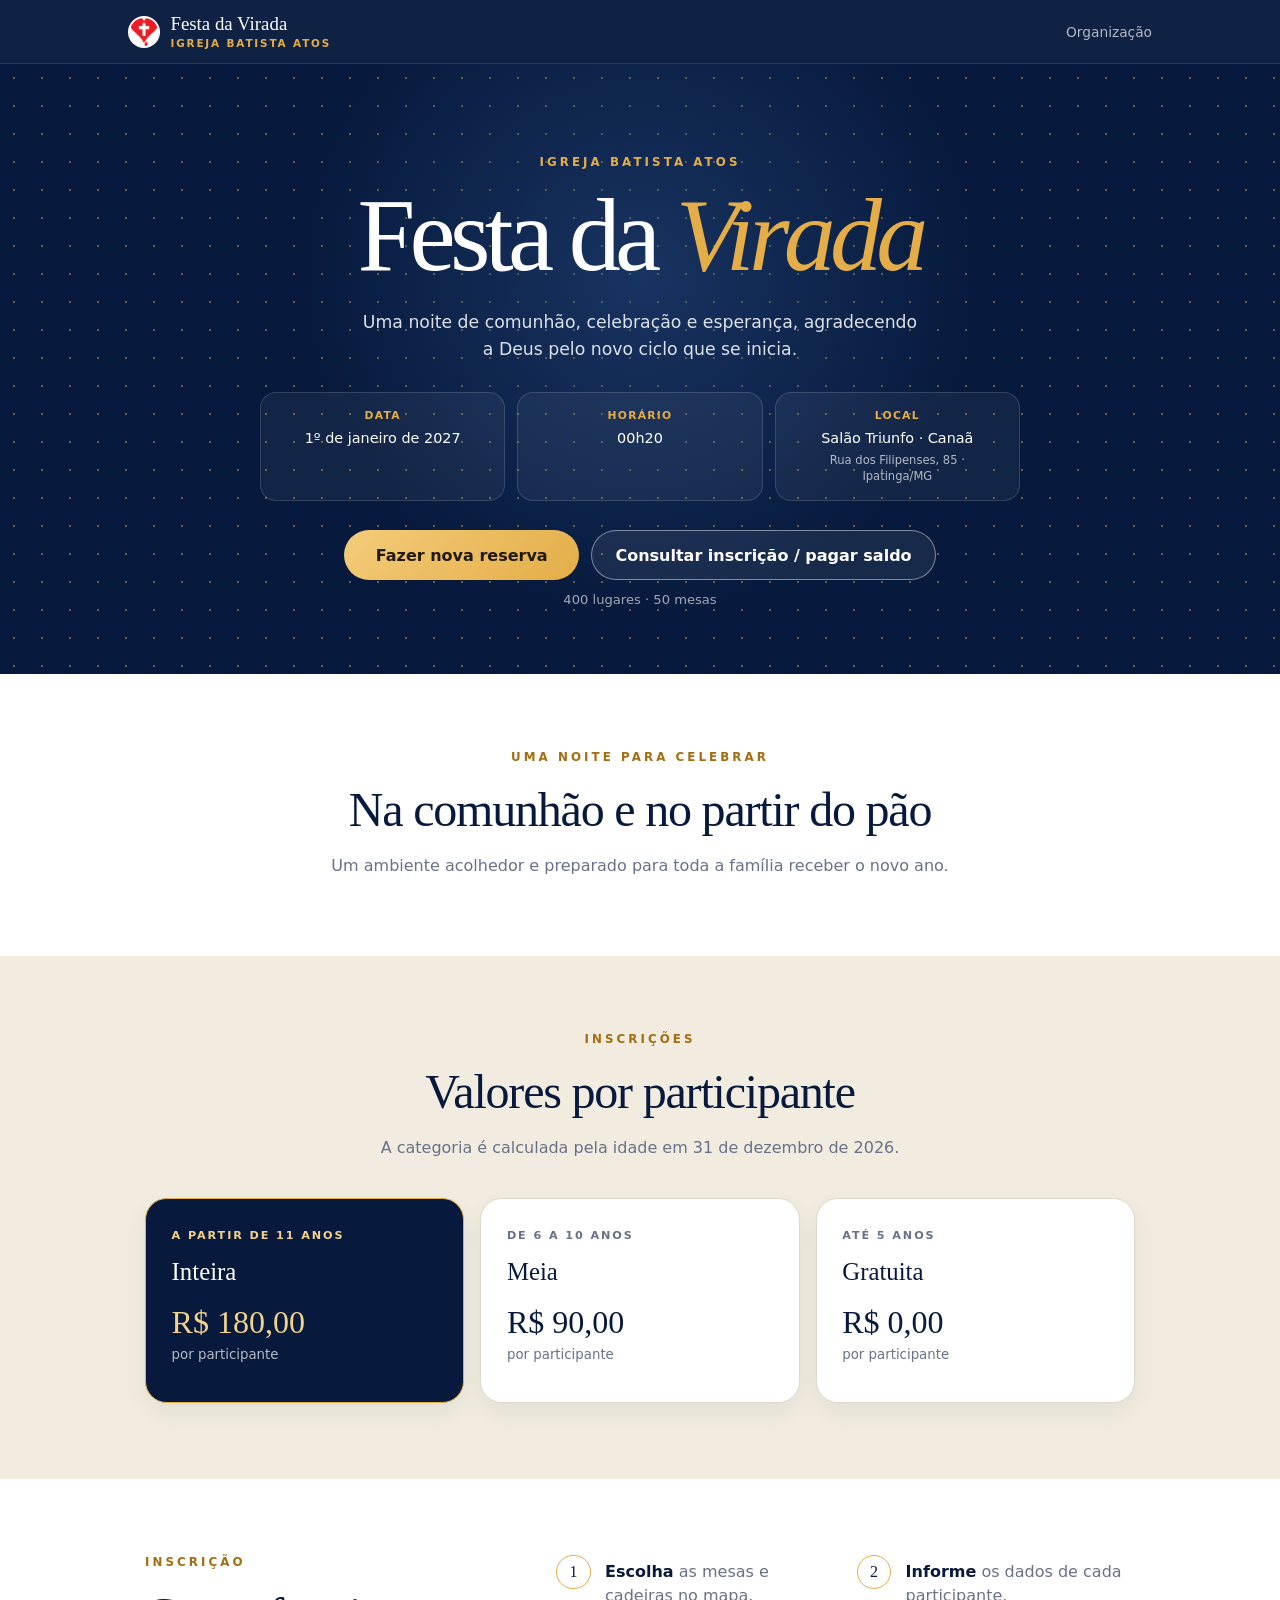
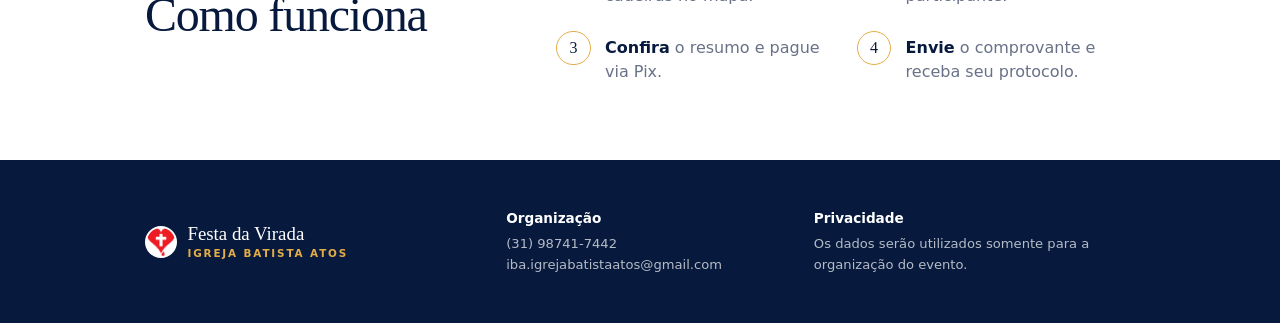
<file: index.html>
<!doctype html>
<html lang="pt-BR">
  <head>
    <meta charset="UTF-8" />
    <meta name="viewport" content="width=device-width, initial-scale=1.0" />
    <meta name="theme-color" content="#071a3d" />
    <meta
      name="description"
      content="Inscrições e escolha de lugares para a Festa da Virada da Igreja Batista Atos."
    />
    <script src="./auth-redirect.js"></script>
    <title>Festa da Virada · Igreja Batista Atos</title>
    <link rel="icon" href="./favicon.svg" type="image/svg+xml" />
    <link rel="stylesheet" href="./styles.css" />
  </head>
  <body>
    <header class="site-header">
      <a class="brand" href="#inicio" aria-label="Festa da Virada — início">
        <img class="brand-symbol" src="./assets/iba-symbol-inverse.png" alt="" />
        <span class="brand-copy"><strong>Festa da Virada</strong><span>Igreja Batista Atos</span></span>
      </a>
      <a class="organization-link" href="/admin.html" aria-label="Acessar o painel administrativo">Organização</a>
    </header>

    <main>
      <section id="landing" aria-label="Apresentação do evento">
        <div class="hero" id="inicio">
          <div class="hero-content">
            <p class="eyebrow">Igreja Batista Atos</p>
            <h1>Festa da <em>Virada</em></h1>
            <p class="hero-copy">Uma noite de comunhão, celebração e esperança, agradecendo a Deus pelo novo ciclo que se inicia.</p>

            <dl class="event-facts">
              <div><dt>Data</dt><dd>1º de janeiro de 2027</dd></div>
              <div><dt>Horário</dt><dd>00h20</dd></div>
              <div><dt>Local</dt><dd>Salão Triunfo · Canaã<small>Rua dos Filipenses, 85 · Ipatinga/MG</small></dd></div>
            </dl>

            <div class="hero-actions">
              <button class="primary-button hero-button" id="start-button" type="button">Fazer nova reserva</button>
              <button class="hero-secondary-button" id="lookup-button" type="button">Consultar inscrição / pagar saldo</button>
            </div>
            <div class="saved-reservation" id="saved-reservation" hidden>
              <span id="saved-reservation-message">Encontramos uma inscrição salva neste dispositivo.</span>
              <button id="resume-saved-button" type="button">Acessar inscrição</button>
            </div>
            <p class="capacity">400 lugares · 50 mesas</p>
          </div>
        </div>

        <section class="intro-section">
          <p class="eyebrow dark">Uma noite para celebrar</p>
          <h2>Na comunhão e no partir do pão</h2>
          <p>Um ambiente acolhedor e preparado para toda a família receber o novo ano.</p>
        </section>

        <section class="pricing-section" aria-labelledby="pricing-title">
          <div class="section-heading">
            <p class="eyebrow dark">Inscrições</p>
            <h2 id="pricing-title">Valores por participante</h2>
            <p>A categoria é calculada pela idade em 31 de dezembro de 2026.</p>
          </div>

          <div class="price-grid">
            <article class="price-card featured">
              <span>A partir de 11 anos</span><h3>Inteira</h3><strong>R$ 180,00</strong><small>por participante</small>
            </article>
            <article class="price-card">
              <span>De 6 a 10 anos</span><h3>Meia</h3><strong>R$ 90,00</strong><small>por participante</small>
            </article>
            <article class="price-card">
              <span>Até 5 anos</span><h3>Gratuita</h3><strong>R$ 0,00</strong><small>por participante</small>
            </article>
          </div>
        </section>

        <section class="steps-section">
          <div>
            <p class="eyebrow dark">Inscrição</p>
            <h2>Como funciona</h2>
          </div>
          <ol>
            <li><span>1</span><p><strong>Escolha</strong> as mesas e cadeiras no mapa.</p></li>
            <li><span>2</span><p><strong>Informe</strong> os dados de cada participante.</p></li>
            <li><span>3</span><p><strong>Confira</strong> o resumo e pague via Pix.</p></li>
            <li><span>4</span><p><strong>Envie</strong> o comprovante e receba seu protocolo.</p></li>
          </ol>
        </section>
      </section>

      <section id="registration" class="registration" hidden aria-label="Inscrição para o evento">
        <nav class="progress" aria-label="Etapas da inscrição">
          <ol>
            <li class="active"><span>1</span><small>Lugares</small></li>
            <li><span>2</span><small>Participantes</small></li>
            <li><span>3</span><small>Resumo</small></li>
            <li><span>4</span><small>Pagamento</small></li>
            <li><span>5</span><small>Conclusão</small></li>
          </ol>
        </nav>

        <div class="registration-content">
          <section id="step-seats" class="flow-step">
            <div class="flow-heading">
              <p class="eyebrow dark">Etapa 1 de 5</p>
              <h2>Escolha seus lugares</h2>
              <p>Selecione uma cadeira para cada participante com inscrição inteira ou meia. Crianças de até 5 anos serão adicionadas sem cadeira na próxima etapa.</p>
            </div>

            <div class="map-toolbar">
              <div class="area-tabs" role="group" aria-label="Filtrar por área">
                <button class="active" data-area="all" type="button" aria-pressed="true">Todos</button>
                <button data-area="salao" type="button" aria-pressed="false">Salão</button>
                <button data-area="varanda" type="button" aria-pressed="false">Varanda</button>
                <button data-area="expansao" type="button" aria-pressed="false">Expansão</button>
              </div>
              <div class="zoom-controls" aria-label="Zoom do mapa">
                <button id="zoom-out" type="button" aria-label="Diminuir mapa">−</button>
                <button id="zoom-in" type="button" aria-label="Ampliar mapa">+</button>
              </div>
            </div>

            <div class="seat-legend" aria-label="Legenda">
              <span><i class="available"></i>Disponível</span>
              <span><i class="selected"></i>Selecionada</span>
              <span><i class="unavailable"></i>Indisponível</span>
            </div>

            <div id="database-status" class="database-status" role="status">Conectando ao mapa de lugares…</div>

            <p class="map-hint" id="map-hint">Varanda abaixo do salão · Expansão à direita. Arraste o mapa para explorar e use + para ampliar as cadeiras.</p>
            <div class="map-viewport" tabindex="0" role="region" aria-label="Croqui interativo do Salão Triunfo" aria-describedby="map-hint">
              <div class="map-surface" id="map-surface">
                <div class="venue-map" id="venue-map">
                  <img class="venue-structure" src="./assets/venue-plan.svg" alt="Croqui do Salão Triunfo: entrada e hall à esquerda; varanda abaixo do salão, com passagem central e doces junto à parede; expansão à direita, com estação de suco e banda; tenda de brinquedos na área externa." draggable="false" />
                  <section class="zone zone-salao" data-zone="salao" aria-labelledby="salao-title">
                    <div class="zone-title"><h3 id="salao-title">Salão principal</h3><span>32 mesas · 256 lugares</span></div>
                    <div class="tables-grid salon-grid" id="salao-grid"></div>
                  </section>

                  <section class="zone zone-varanda" data-zone="varanda" aria-labelledby="varanda-title">
                    <div class="zone-title"><h3 id="varanda-title">Varanda externa</h3><span>12 mesas · 96 lugares</span></div>
                    <div class="tables-grid veranda-grid" id="varanda-grid"></div>
                  </section>

                  <section class="zone zone-expansao" data-zone="expansao" aria-labelledby="expansao-title">
                    <div class="zone-title"><h3 id="expansao-title">Expansão coberta</h3><span>6 mesas · 48 lugares</span></div>
                    <div class="tables-grid expansion-grid" id="expansao-grid"></div>
                  </section>
                </div>
              </div>
            </div>

            <div class="selection-panel">
              <h3>Cadeiras selecionadas <span id="selection-count">(0)</span></h3>
              <div id="selected-seats" class="selected-seat-list"><p class="empty-selection">Nenhuma cadeira selecionada.</p></div>
            </div>
          </section>

          <section id="step-participants" class="flow-step" hidden>
            <div class="flow-heading">
              <p class="eyebrow dark">Etapa 2 de 5</p>
              <h2>Participantes</h2>
              <p>Informe o responsável pela inscrição e quem ocupará cada cadeira selecionada.</p>
            </div>

            <form id="participants-form" novalidate>
              <fieldset class="form-card buyer-card">
                <legend>Responsável pela inscrição</legend>
                <div class="form-grid">
                  <label>Nome completo<input id="buyer-name" name="buyerName" autocomplete="name" required /></label>
                  <label>CPF<input id="buyer-cpf" name="buyerCpf" inputmode="numeric" placeholder="000.000.000-00" maxlength="14" required /></label>
                  <label>WhatsApp<input id="buyer-whatsapp" name="buyerWhatsapp" inputmode="tel" placeholder="(31) 90000-0000" maxlength="15" required /></label>
                  <label>E-mail<input id="buyer-email" name="buyerEmail" type="email" autocomplete="email" required /></label>
                </div>
              </fieldset>
              <div id="participant-cards" class="participant-cards"></div>
              <section class="free-children-section">
                <div>
                  <h3>Crianças de até 5 anos</h3>
                  <p>Inscrição gratuita e sem reserva de cadeira.</p>
                </div>
                <button id="add-free-child" class="secondary-button" type="button">Adicionar criança</button>
              </section>
              <div id="free-children-list" class="participant-cards"></div>
              <div id="form-errors" class="form-errors" role="alert" hidden></div>
            </form>
          </section>

          <section id="step-summary" class="flow-step" hidden>
            <div class="flow-heading">
              <p class="eyebrow dark">Etapa 3 de 5</p>
              <h2>Confira sua inscrição</h2>
              <p>Revise os participantes e os valores antes de reservar as cadeiras.</p>
            </div>
            <div class="summary-card">
              <div id="summary-buyer" class="summary-buyer"></div>
              <div class="summary-table-wrap">
                <table class="summary-table">
                  <thead><tr><th>Cadeira</th><th>Participante</th><th>Categoria</th><th>Valor</th></tr></thead>
                  <tbody id="summary-items"></tbody>
                  <tfoot><tr><th colspan="3">Total</th><td id="summary-total">R$ 0,00</td></tr></tfoot>
                </table>
              </div>
              <p class="important-note">Ao avançar, as cadeiras serão reservadas para você por 15 minutos.</p>
              <div id="reservation-error" class="form-errors" role="alert" hidden></div>
            </div>
          </section>

          <section id="step-payment" class="flow-step payment-step" hidden>
            <div class="flow-heading">
              <p class="eyebrow dark">Etapa 4 de 5</p>
              <h2>Pagamento</h2>
              <p>Suas cadeiras estão temporariamente reservadas. Conclua o pagamento antes do prazo.</p>
            </div>
            <div class="reservation-card">
              <div><small>Protocolo</small><strong id="payment-protocol">—</strong></div>
              <div><small>Total da reserva</small><strong id="payment-total">R$ 0,00</strong></div>
              <div><small>Valor confirmado</small><strong id="payment-paid">R$ 0,00</strong></div>
              <div><small>Saldo restante</small><strong id="payment-balance">R$ 0,00</strong></div>
              <div><small>Tempo restante</small><strong id="payment-countdown">15:00</strong></div>
            </div>
            <div class="reservation-ticket-access" id="reservation-ticket-access" hidden>
              <div>
                <strong>Ingressos e QR Codes</strong>
                <span>Baixe novamente os ingressos de todos os participantes desta inscrição.</span>
              </div>
              <button id="payment-tickets-button" class="secondary-button" type="button">Acessar QR Codes</button>
            </div>
            <section class="payment-options" id="payment-options">
              <div>
                <p class="eyebrow dark">Forma de pagamento</p>
                <h3>Como você deseja pagar?</h3>
              </div>
              <div class="option-grid">
                <label class="choice-card"><input type="radio" name="payment-plan" value="full" checked><span><strong>Valor integral</strong><small>Pague 100% agora.</small></span></label>
                <label class="choice-card"><input type="radio" name="payment-plan" value="deposit"><span><strong>Entrada de 30%</strong><small>Saldo até 10/12/2026.</small></span></label>
                <label class="choice-card"><input type="radio" name="payment-method" value="pix" checked><span><strong>Pix</strong><small>Envie o comprovante.</small></span></label>
                <label class="choice-card"><input type="radio" name="payment-method" value="cash"><span><strong>Dinheiro</strong><small>Confirmação em até 48 horas.</small></span></label>
              </div>
              <div class="payment-amount-field" id="payment-amount-field" hidden>
                <label for="payment-amount">Quanto você deseja pagar agora?</label>
                <div class="currency-field"><span>R$</span><input id="payment-amount" inputmode="decimal" autocomplete="off" placeholder="0,00" /></div>
                <small>Informe um valor entre R$ 1,00 e o saldo restante. Você poderá pagar o restante em outras ocasiões até 10/12/2026.</small>
              </div>
              <button id="start-payment-button" class="primary-button" type="button">Continuar para o pagamento</button>
            </section>
            <div class="payment-grid" id="payment-content" hidden>
              <article class="payment-panel pix-panel" id="pix-panel">
                <p class="eyebrow dark">Pague via Pix</p>
                <h3>Escaneie ou copie o código</h3>
                <p class="payment-due">Valor desta etapa: <strong id="payment-due">R$ 0,00</strong></p>
                <div class="pix-qrcode" id="pix-qrcode" aria-label="QR Code Pix"></div>
                <p class="pix-receiver">Recebedor: <strong id="pix-receiver"></strong></p>
                <label class="pix-code-label" for="pix-code">Pix copia e cola</label>
                <textarea id="pix-code" class="pix-code" readonly rows="3"></textarea>
                <button class="secondary-button" id="copy-pix-button" type="button">Copiar código Pix</button>
              </article>

              <article class="payment-panel proof-panel" id="proof-panel">
                <p class="eyebrow dark">Comprovante</p>
                <h3 id="proof-title">Envie o comprovante</h3>
                <p id="proof-instructions">Após pagar, anexe uma imagem ou PDF para a equipe conferir.</p>
                <label class="upload-drop" id="upload-drop" for="proof-file">
                  <input id="proof-file" type="file" accept="image/jpeg,image/png,application/pdf" />
                  <span>Selecionar comprovante</span>
                  <strong id="proof-file-name">Nenhum arquivo selecionado</strong>
                  <small>JPG, PNG ou PDF · máximo de 10 MB</small>
                </label>
                <div id="payment-error" class="form-errors" role="alert" hidden></div>
                <p class="security-note">Seu comprovante será armazenado de forma privada e acessível somente à equipe autorizada.</p>
              </article>
            </div>
            <article class="payment-panel cash-panel" id="cash-panel" hidden>
              <p class="eyebrow dark">Pagamento em dinheiro</p>
              <h3>Reserva aguardando confirmação</h3>
              <p>Você terá até 48 horas para realizar o pagamento diretamente à organização. Não é necessário enviar comprovante.</p>
              <p class="payment-due">Valor desta etapa: <strong id="cash-payment-due">R$ 0,00</strong></p>
            </article>
          </section>

          <section id="step-conclusion" class="flow-step conclusion-step" hidden>
            <div class="flow-heading">
              <p class="eyebrow dark">Etapa 5 de 5</p>
              <h2 id="conclusion-title">Comprovante recebido</h2>
              <p id="conclusion-message">A equipe da Igreja Batista Atos fará a conferência do pagamento.</p>
            </div>
            <div class="conclusion-card">
              <small>Protocolo da inscrição</small>
              <strong id="conclusion-protocol">—</strong>
              <span id="conclusion-status">Aguardando conferência</span>
            </div>
            <div class="conclusion-details">
              <h3>Lugares reservados</h3>
              <div id="conclusion-seats" class="selected-seat-list"></div>
              <p>Guarde o protocolo. A confirmação será realizada pelos contatos informados na inscrição.</p>
              <div class="conclusion-actions">
                <button id="open-tickets-button" class="primary-button" type="button">Baixar protocolos e QR Codes</button>
                <button id="pay-balance-button" class="secondary-button" type="button" hidden>Pagar saldo</button>
              </div>
            </div>
          </section>
        </div>

        <footer class="registration-footer">
          <div><small id="footer-seat-count">0 cadeiras</small><strong id="footer-total">R$ 0,00</strong></div>
          <div class="footer-actions">
            <button class="text-button" id="back-button" type="button" hidden>Voltar</button>
            <button class="primary-button" id="continue-button" type="button" disabled>Avançar</button>
          </div>
        </footer>
      </section>
    </main>

    <dialog class="lookup-dialog" id="lookup-dialog" aria-labelledby="lookup-title">
      <form class="lookup-form" id="lookup-form" method="dialog" novalidate>
        <button class="dialog-close" id="lookup-close" type="button" aria-label="Fechar">×</button>
        <p class="eyebrow dark">Minha inscrição</p>
        <h2 id="lookup-title">Consultar ou pagar saldo</h2>
        <p>Consulte pelo CPF do responsável ou, se preferir, use o protocolo da inscrição.</p>
        <label>CPF do responsável
          <input id="lookup-cpf" inputmode="numeric" placeholder="000.000.000-00" maxlength="14" />
        </label>
        <div class="lookup-separator"><span>ou</span></div>
        <label>Protocolo
          <input id="lookup-protocol" autocomplete="off" placeholder="FV26-XXXXXXXX" />
        </label>
        <div id="lookup-error" class="form-errors" role="alert" hidden></div>
        <button class="primary-button" id="lookup-submit" type="submit">Consultar inscrição</button>
      </form>
    </dialog>

    <footer class="site-footer">
      <div class="brand inverse"><img class="brand-symbol" src="./assets/iba-symbol-inverse.png" alt="" /><span class="brand-copy"><strong>Festa da Virada</strong><span>Igreja Batista Atos</span></span></div>
      <div><strong>Organização</strong><p>(31) 98741-7442<br>iba.igrejabatistaatos@gmail.com</p></div>
      <div><strong>Privacidade</strong><p>Os dados serão utilizados somente para a organização do evento.</p></div>
    </footer>

    <script src="./config.js"></script>
    <script type="module" src="./app.js"></script>
  </body>
</html>
</file>
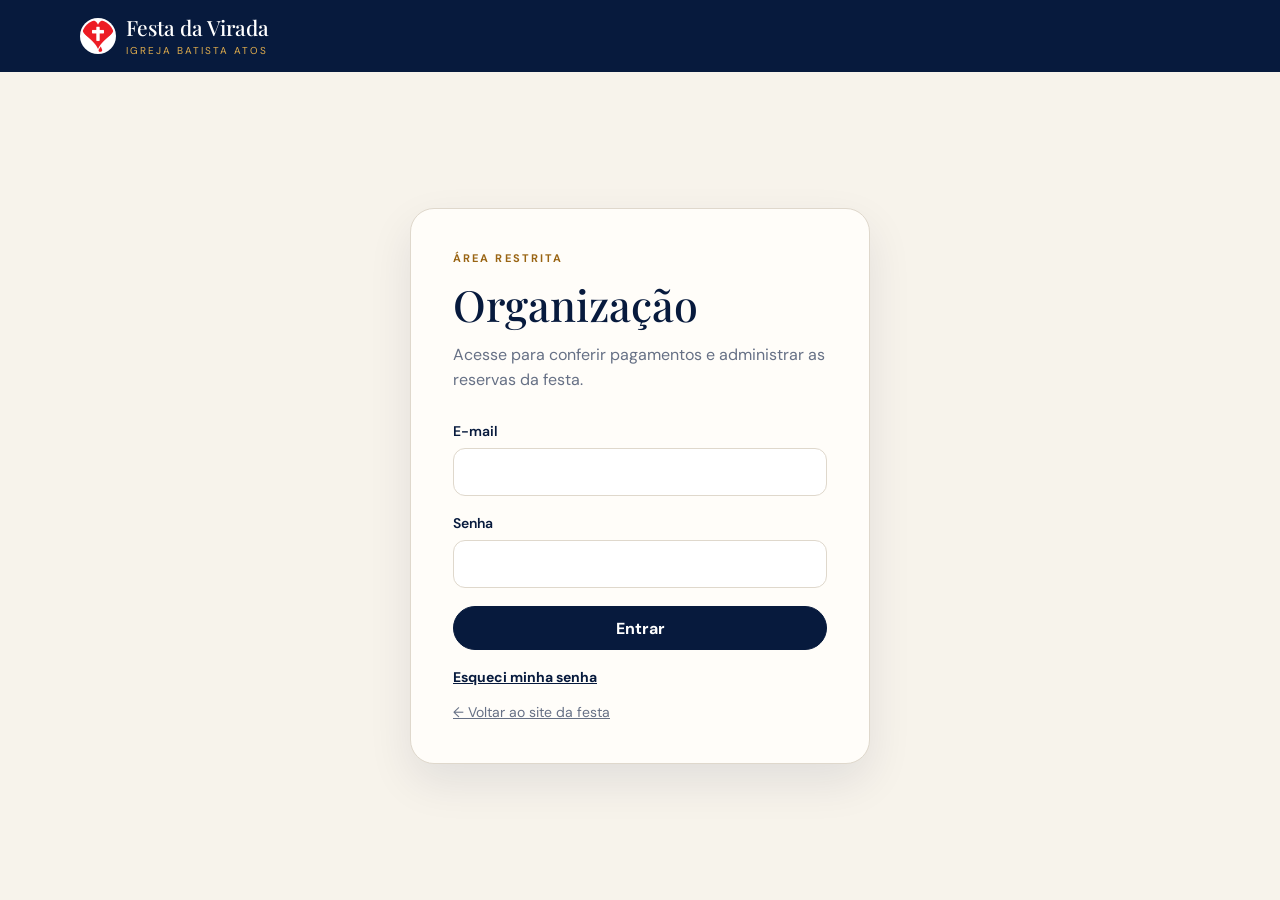
<file: admin.html>
<!doctype html>
<html lang="pt-BR">
  <head>
    <meta charset="UTF-8" />
    <meta name="viewport" content="width=device-width, initial-scale=1.0" />
    <meta name="theme-color" content="#071a3d" />
    <meta name="robots" content="noindex,nofollow" />
    <title>Organização · Festa da Virada</title>
    <link rel="icon" href="./favicon.svg" type="image/svg+xml" />
    <link rel="stylesheet" href="./admin.css" />
  </head>
  <body>
    <header class="admin-header">
      <a class="brand" href="./">
        <img class="brand-symbol" src="./assets/iba-symbol.png" alt="" />
        <span class="brand-copy"><strong>Festa da Virada</strong><span>Igreja Batista Atos</span></span>
      </a>
      <div id="admin-identity" class="admin-identity" hidden>
        <span id="admin-name"></span>
        <button id="logout-button" class="text-button" type="button">Sair</button>
      </div>
    </header>

    <main>
      <section id="login-view" class="login-view">
        <div class="login-card">
          <p class="eyebrow">Área restrita</p>
          <h1>Organização</h1>
          <p class="login-copy">Acesse para conferir pagamentos e administrar as reservas da festa.</p>

          <form id="login-form" novalidate>
            <label>
              E-mail
              <input id="login-email" type="email" autocomplete="username" required />
            </label>
            <label>
              Senha
              <input id="login-password" type="password" autocomplete="current-password" minlength="6" required />
            </label>
            <p id="login-error" class="form-error" role="alert" hidden></p>
            <button id="login-button" class="primary-button" type="submit">Entrar</button>
          </form>
          <a class="password-link" href="./definir-senha.html?modo=recuperar">Esqueci minha senha</a>
          <a class="back-link" href="./">← Voltar ao site da festa</a>
        </div>
      </section>

      <section id="dashboard-view" class="dashboard" hidden>
        <div class="dashboard-heading">
          <div>
            <p class="eyebrow">Painel administrativo</p>
            <h1>Reservas e pagamentos</h1>
            <p>Acompanhe a ocupação, confira comprovantes e libere cadeiras quando necessário.</p>
          </div>
          <div class="dashboard-action-stack">
            <button id="refresh-button" class="refresh-button" type="button" aria-label="Atualizar dados do painel">↻ Atualizar dados</button>
            <div class="dashboard-actions">
              <a class="primary-button link-button checkin-button" href="./checkin.html">Validar QR Code</a>
              <button id="export-button" class="secondary-button" type="button">Baixar relatório CSV</button>
              <button id="print-report-button" class="secondary-button" type="button">Imprimir relatório</button>
            </div>
          </div>
        </div>

        <section class="metrics" aria-label="Resumo do evento">
          <article class="metric-seats"><span>Cadeiras confirmadas</span><strong id="metric-confirmed-seats">—</strong><small id="metric-confirmed-breakdown">— inteiras · — meias</small><small id="metric-capacity">de 400 cadeiras</small></article>
          <article><span>Aguardando análise</span><strong id="metric-pending-seats">—</strong><small id="metric-pending-reservations">— reservas</small></article>
          <article><span>Disponíveis</span><strong id="metric-available-seats">—</strong><small>cadeiras livres</small></article>
          <article><span>Receita confirmada</span><strong id="metric-confirmed-revenue">—</strong><small id="metric-pending-revenue">— em análise</small></article>
        </section>

        <section class="reservations-section">
          <div class="section-title">
            <div>
              <h2>Inscrições</h2>
              <p id="results-summary">Carregando reservas…</p>
            </div>
          </div>

          <div class="filters">
            <label class="search-field">
              <span>Buscar</span>
              <input id="search-input" type="search" placeholder="Nome, protocolo, cadeira ou WhatsApp" />
            </label>
            <label>
              <span>Status</span>
              <select id="status-filter">
                <option value="all">Todos</option>
                <option value="pending_review" selected>Aguardando análise</option>
                <option value="awaiting_cash">Aguardando dinheiro</option>
                <option value="partially_paid">Entrada paga</option>
                <option value="confirmed">Confirmadas</option>
                <option value="held">Em preenchimento</option>
                <option value="cancelled">Canceladas</option>
                <option value="rejected">Rejeitadas</option>
                <option value="expired">Expiradas</option>
              </select>
            </label>
          </div>

          <div id="reservations-loading" class="state-message">Carregando inscrições…</div>
          <div id="reservations-empty" class="state-message" hidden>Nenhuma inscrição encontrada.</div>
          <div id="reservations-list" class="reservations-list" aria-live="polite"></div>
        </section>
      </section>
    </main>

    <dialog id="reservation-dialog" class="reservation-dialog">
      <div class="dialog-shell">
        <header class="dialog-header">
          <div>
            <p class="eyebrow">Detalhes da inscrição</p>
            <h2 id="dialog-protocol">—</h2>
          </div>
          <button id="dialog-close" class="icon-button" type="button" aria-label="Fechar">×</button>
        </header>

        <div id="dialog-loading" class="state-message">Carregando detalhes…</div>
        <div id="dialog-content" hidden>
          <section class="detail-grid" id="reservation-details"></section>

          <section class="detail-section">
            <div class="detail-section-heading">
              <h3>Participantes e cadeiras</h3>
            </div>
            <div id="participants-list" class="participants-list"></div>
          </section>

          <section class="detail-section" id="proof-section">
            <div class="detail-section-heading">
              <h3>Pagamentos e comprovantes</h3>
            </div>
            <div id="payments-list" class="history-list"></div>
          </section>

          <section class="detail-section" id="history-section">
            <h3>Histórico</h3>
            <div id="history-list" class="history-list"></div>
          </section>

          <section id="review-section" class="review-section">
            <label>
              Observação da organização <span>(opcional)</span>
              <textarea id="review-notes" maxlength="500" rows="3" placeholder="Ex.: pagamento identificado no extrato."></textarea>
            </label>
            <div class="action-buttons">
              <button id="confirm-button" class="success-button" type="button">Aprovar pagamento</button>
              <button id="reject-button" class="danger-button" type="button">Rejeitar e liberar lugares</button>
              <button id="save-note-button" class="secondary-button" type="button">Salvar observação</button>
              <button id="cancel-button" class="secondary-button" type="button">Cancelar reserva</button>
            </div>
          </section>
        </div>
      </div>
    </dialog>

    <div id="toast" class="toast" role="status" aria-live="polite" hidden></div>

    <script src="./config.js"></script>
    <script src="./admin.js" defer></script>
  </body>
</html>
</file>
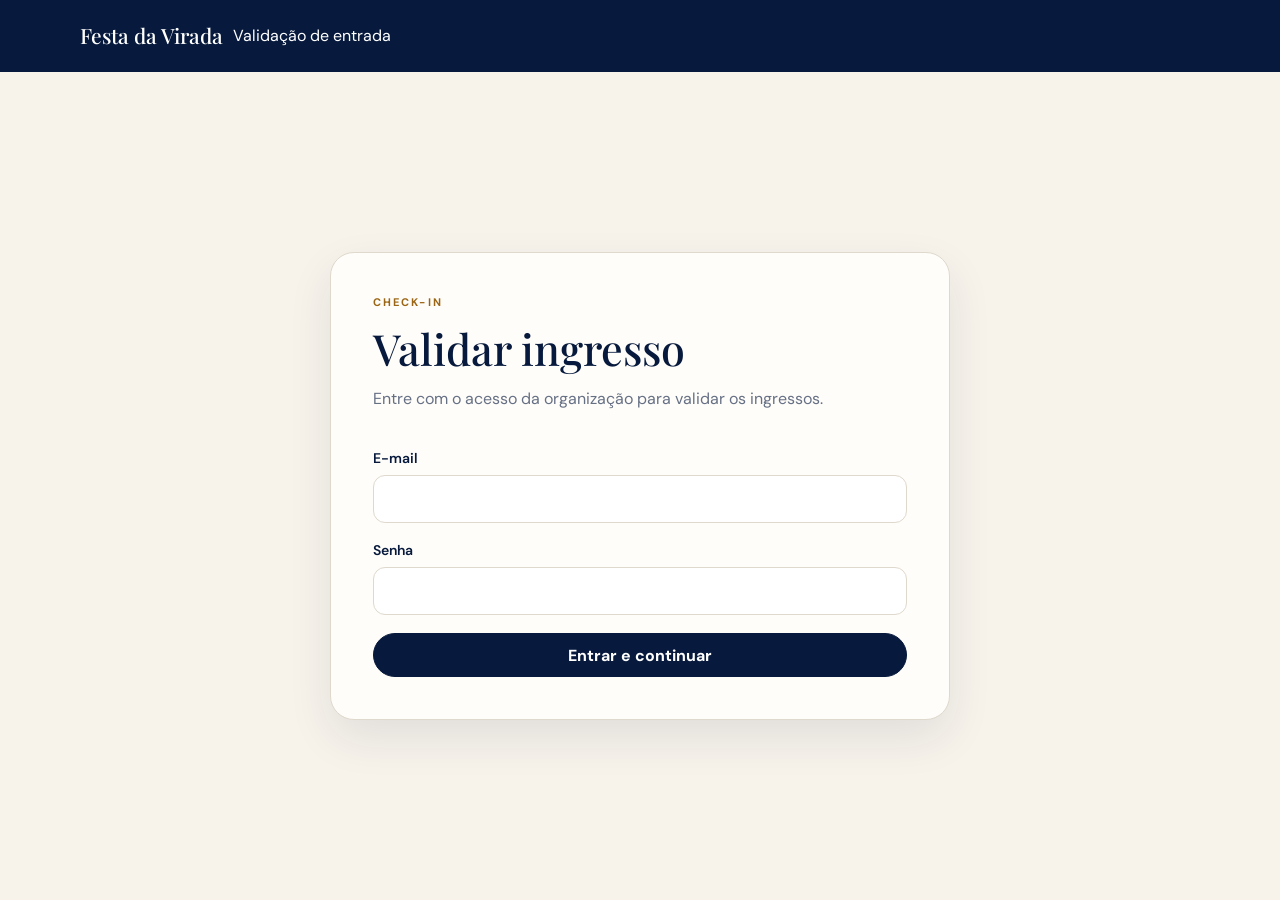
<file: checkin.html>
<!doctype html>
<html lang="pt-BR">
<head>
  <meta charset="UTF-8">
  <meta name="viewport" content="width=device-width,initial-scale=1">
  <meta name="robots" content="noindex,nofollow">
  <title>Validação de ingresso</title>
  <link rel="stylesheet" href="./admin.css">
</head>
<body>
  <header class="admin-header">
    <a class="brand" href="./admin.html">
      <strong>Festa da Virada</strong>
      <span>Validação de entrada</span>
    </a>
  </header>
  <main class="login-view checkin-view">
    <section class="login-card checkin-card">
      <p class="eyebrow">CHECK-IN</p>
      <h1 id="checkin-title">Validar ingresso</h1>
      <form id="checkin-login">
        <p class="login-copy">Entre com o acesso da organização para validar os ingressos.</p>
        <label>E-mail<input id="email" type="email" autocomplete="username" required></label>
        <label>Senha<input id="password" type="password" autocomplete="current-password" required></label>
        <button class="primary-button">Entrar e continuar</button>
      </form>
      <div id="scanner-view" hidden>
        <p class="login-copy">Leia o QR Code do ingresso com a câmera ou cole o código manualmente.</p>
        <button id="start-camera" class="primary-button" type="button">Abrir câmera</button>
        <div id="camera-panel" class="camera-panel" hidden>
          <div id="qr-reader"></div>
          <p>Aponte a câmera para o QR Code.</p>
        </div>
        <form id="manual-ticket-form" class="manual-ticket-form">
          <label>Código ou link do ingresso<input id="ticket-code" type="text" autocomplete="off" placeholder="Cole aqui o link ou o código"></label>
          <button class="secondary-button" type="submit">Validar código</button>
        </form>
        <a class="back-link" href="./admin.html">Voltar ao painel</a>
      </div>
      <p id="error" class="form-error" role="alert" hidden></p>
    </section>
  </main>
  <dialog id="ticket-result" class="checkin-dialog">
    <div id="ticket-result-icon" class="checkin-result-icon" aria-hidden="true">✓</div>
    <p class="eyebrow">CHECK-IN</p>
    <h2 id="ticket-result-title">Entrada autorizada</h2>
    <p id="ticket-warning" class="ticket-warning"></p>
    <div id="ticket-data" class="detail-grid checkin-details"></div>
    <button id="scan-another" class="primary-button" type="button">Ler outro ingresso</button>
    <a class="back-link" href="./admin.html">Voltar ao painel</a>
  </dialog>
  <script src="./config.js"></script>
  <script src="./vendor/html5-qrcode.min.js"></script>
  <script src="./checkin.js"></script>
</body>
</html>
</file>
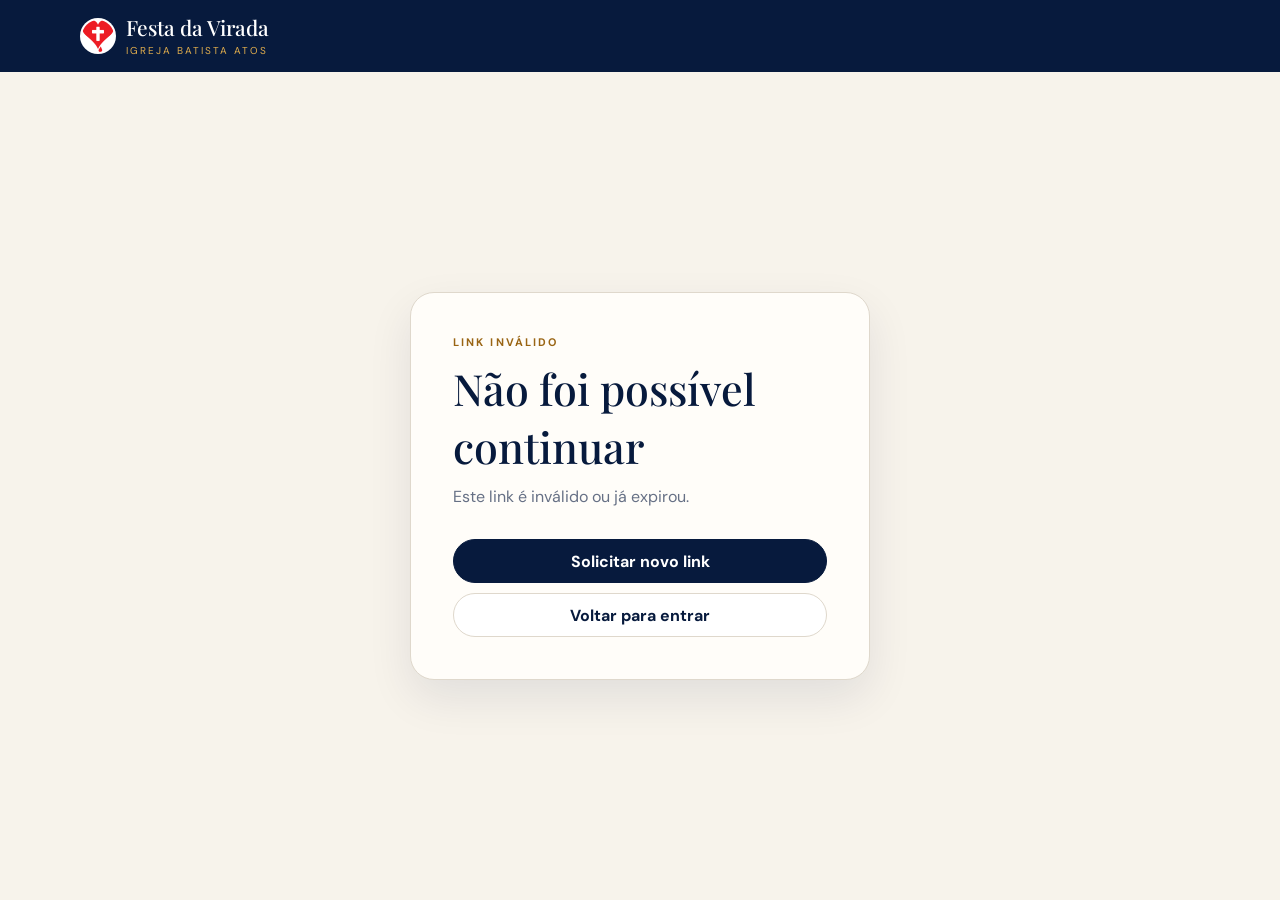
<file: definir-senha.html>
<!doctype html>
<html lang="pt-BR">
  <head>
    <meta charset="UTF-8" />
    <meta name="viewport" content="width=device-width, initial-scale=1.0" />
    <meta name="theme-color" content="#071a3d" />
    <meta name="robots" content="noindex,nofollow" />
    <title>Criar senha · Festa da Virada</title>
    <link rel="icon" href="./favicon.svg" type="image/svg+xml" />
    <link rel="stylesheet" href="./admin.css" />
  </head>
  <body>
    <header class="admin-header">
      <a class="brand" href="./">
        <img class="brand-symbol" src="./assets/iba-symbol.png" alt="" />
        <span class="brand-copy"><strong>Festa da Virada</strong><span>Igreja Batista Atos</span></span>
      </a>
    </header>

    <main>
      <section class="login-view">
        <div class="login-card">
          <div id="loading-view">
            <p class="eyebrow">Acesso da organização</p>
            <h1>Validando acesso</h1>
            <p class="auth-status">Aguarde enquanto conferimos o link recebido por e-mail.</p>
          </div>

          <div id="password-view" hidden>
            <p class="eyebrow">Acesso da organização</p>
            <h1>Criar minha senha</h1>
            <p class="login-copy">Escolha uma senha pessoal para acessar o painel administrativo. A organização não terá acesso a ela.</p>
            <form id="password-form" novalidate>
              <label>
                Nova senha
                <input id="new-password" type="password" autocomplete="new-password" minlength="8" required />
                <span class="password-hint">Utilize pelo menos 8 caracteres.</span>
              </label>
              <label>
                Confirmar nova senha
                <input id="confirm-password" type="password" autocomplete="new-password" minlength="8" required />
              </label>
              <p id="password-error" class="form-error" role="alert" hidden></p>
              <button id="password-button" class="primary-button" type="submit">Criar senha e acessar</button>
            </form>
          </div>

          <div id="recovery-view" hidden>
            <p class="eyebrow">Recuperação de acesso</p>
            <h1>Solicitar novo acesso</h1>
            <p class="login-copy">Informe o e-mail cadastrado. Enviaremos um link seguro para você criar uma nova senha.</p>
            <form id="recovery-form" novalidate>
              <label>
                E-mail
                <input id="recovery-email" type="email" autocomplete="email" required />
              </label>
              <p id="recovery-error" class="form-error" role="alert" hidden></p>
              <p id="recovery-success" class="form-success" role="status" hidden></p>
              <button id="recovery-button" class="primary-button" type="submit">Enviar link de acesso</button>
            </form>
            <a class="back-link" href="./admin.html">← Voltar para entrar</a>
          </div>

          <div id="invalid-view" hidden>
            <p class="eyebrow">Link inválido</p>
            <h1>Não foi possível continuar</h1>
            <p id="invalid-message" class="login-copy">Este link é inválido ou já expirou.</p>
            <div class="auth-actions">
              <a class="primary-button" href="./definir-senha.html?modo=recuperar">Solicitar novo link</a>
              <a class="secondary-button" href="./admin.html">Voltar para entrar</a>
            </div>
          </div>

          <div id="success-view" hidden>
            <p class="eyebrow">Senha criada</p>
            <h1>Acesso preparado</h1>
            <p class="form-success">Sua senha foi criada com segurança. Você já pode acessar o painel administrativo.</p>
            <div class="auth-actions">
              <a class="primary-button" href="./admin.html">Acessar o painel</a>
            </div>
          </div>
        </div>
      </section>
    </main>

    <script src="./config.js"></script>
    <script src="./definir-senha.js" defer></script>
  </body>
</html>
</file>
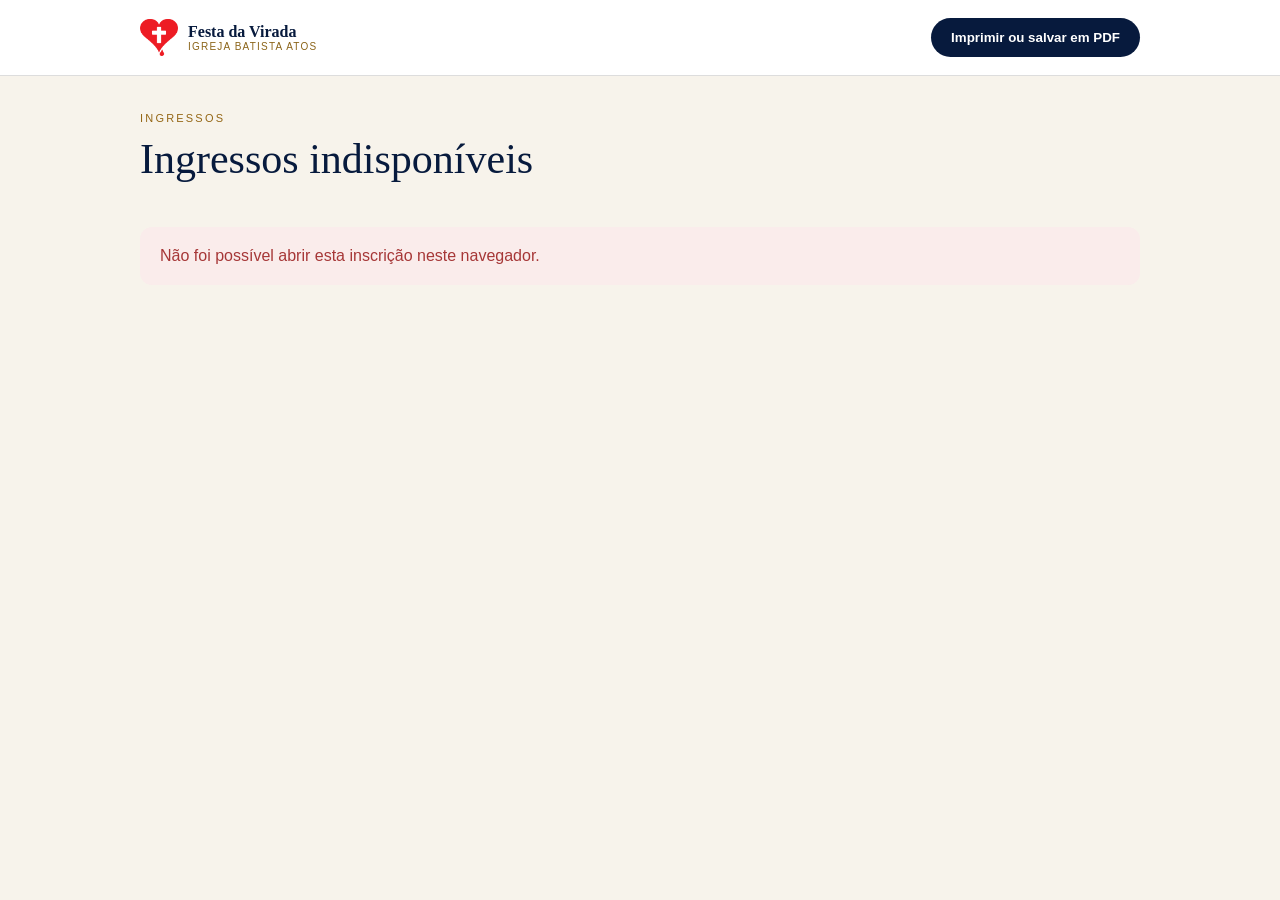
<file: tickets.html>
<!doctype html><html lang="pt-BR"><head><meta charset="UTF-8"><meta name="viewport" content="width=device-width,initial-scale=1"><meta name="robots" content="noindex,nofollow"><title>Ingressos · Festa da Virada</title><link rel="stylesheet" href="./tickets.css"></head>
<body><header><a href="./"><img src="./assets/iba-symbol.png" alt=""><span><strong>Festa da Virada</strong><small>Igreja Batista Atos</small></span></a><button id="print-button" type="button">Imprimir ou salvar em PDF</button></header>
<main><section class="intro"><p>INGRESSOS</p><h1 id="title">Carregando sua inscrição…</h1><div id="reservation-summary"></div><p id="message"></p></section><div id="tickets" class="tickets"></div><p id="error" class="error" hidden></p></main>
<script src="./config.js"></script><script type="module" src="./tickets.js"></script></body></html>
</file>
<file: styles.css>
:root {
  --navy: #071a3d;
  --navy-2: #102a55;
  --gold: #e4ad48;
  --gold-light: #f4d28c;
  --cream: #faf8f3;
  --sand: #f1ecdf;
  --ink: #071a3d;
  --muted: #687187;
  --line: #ded8cc;
  --white: #fff;
  --danger: #a63c3c;
  --shadow: 0 18px 45px rgb(7 26 61 / 10%);
}

* { box-sizing: border-box; }
html { scroll-behavior: smooth; }
body { margin: 0; color: var(--ink); background: var(--cream); font-family: Inter, ui-sans-serif, system-ui, -apple-system, BlinkMacSystemFont, "Segoe UI", sans-serif; }
button, input, textarea { font: inherit; }
button { cursor: pointer; }
[hidden] { display: none !important; }

.site-header {
  position: sticky; top: 0; z-index: 100; min-height: 4rem; padding: .65rem max(1.25rem, calc((100vw - 1024px) / 2));
  display: flex; align-items: center; justify-content: space-between; background: rgb(7 26 61 / 96%); color: white;
  border-bottom: 1px solid rgb(255 255 255 / 10%); backdrop-filter: blur(14px);
}
.brand { display: flex; align-items: center; gap: .65rem; color: inherit; text-decoration: none; font-family: Georgia, "Times New Roman", serif; }
.brand-symbol { width: 2rem; height: 2rem; object-fit: contain; padding: .12rem; border-radius: 50%; background: white; }
.brand-copy { display: flex; flex-direction: column; }
.brand strong { font-size: 1.18rem; font-weight: 500; line-height: 1; }
.brand-copy > span { margin-top: .28rem; color: var(--gold); font: 600 .65rem/1 ui-sans-serif, system-ui; letter-spacing: .18em; text-transform: uppercase; }
.organization-link { border: 0; background: transparent; color: rgb(255 255 255 / 68%); font-size: .86rem; text-decoration: none; }
.organization-link:hover { color: var(--gold); }

.hero {
  min-height: 610px; display: grid; place-items: center; padding: 5.5rem 1.25rem 4rem; text-align: center; color: white;
  background-color: var(--navy);
  background-image: radial-gradient(circle at 50% 35%, rgb(44 82 139 / 46%), transparent 45%), radial-gradient(circle, rgb(228 173 72 / 45%) 1px, transparent 1px);
  background-size: auto, 28px 28px;
}
.hero-content { width: min(100%, 760px); }
.eyebrow { margin: 0 0 1.15rem; color: var(--gold); font-size: .74rem; font-weight: 700; letter-spacing: .26em; text-transform: uppercase; }
.eyebrow.dark { color: #a36d12; }
.hero h1, h2, .price-card h3 { font-family: Georgia, "Times New Roman", serif; font-weight: 400; }
.hero h1 { margin: 0; font-size: clamp(3.8rem, 9vw, 6.5rem); line-height: .92; letter-spacing: -.055em; }
.hero h1 em { color: var(--gold); font-weight: 400; }
.hero-copy { max-width: 560px; margin: 1.65rem auto 1.8rem; font-size: 1.08rem; line-height: 1.55; color: rgb(255 255 255 / 86%); }
.event-facts { display: grid; grid-template-columns: repeat(3, 1fr); gap: .75rem; margin: 0 auto 1.8rem; }
.event-facts div { padding: 1rem 1.15rem; border: 1px solid rgb(255 255 255 / 14%); border-radius: 1rem; background: rgb(255 255 255 / 5%); }
.event-facts dt { color: var(--gold); font-size: .67rem; font-weight: 700; letter-spacing: .12em; text-transform: uppercase; }
.event-facts dd { margin: .45rem 0 0; font-size: .9rem; line-height: 1.35; }
.event-facts dd small { display: block; margin-top: .3rem; color: rgb(255 255 255 / 68%); font-size: .72rem; }
.primary-button { min-height: 3.15rem; padding: 0 1.65rem; border: 0; border-radius: 999px; color: white; background: var(--navy); font-weight: 750; transition: transform .18s ease, opacity .18s ease, background .18s ease; }
.primary-button:hover:not(:disabled) { transform: translateY(-2px); background: var(--navy-2); }
.primary-button:disabled { cursor: not-allowed; opacity: .42; }
.hero-button { min-width: 235px; color: #1f1a10; background: linear-gradient(135deg, #f3cc79, var(--gold)); }
.hero-button:hover:not(:disabled) { background: linear-gradient(135deg, #f8d996, #e6a83d); }
.hero-actions { display: flex; flex-wrap: wrap; justify-content: center; gap: .75rem; }
.hero-secondary-button { min-height: 3.15rem; padding: 0 1.45rem; border: 1px solid rgb(255 255 255 / 45%); border-radius: 999px; color: white; background: rgb(255 255 255 / 7%); font-weight: 750; }
.hero-secondary-button:hover { border-color: var(--gold); color: var(--gold-light); background: rgb(255 255 255 / 12%); }
.saved-reservation { width: min(100%, 520px); margin: 1rem auto 0; padding: .75rem .9rem; display: flex; align-items: center; justify-content: space-between; gap: 1rem; border: 1px solid rgb(244 210 140 / 35%); border-radius: .9rem; color: rgb(255 255 255 / 82%); background: rgb(7 26 61 / 62%); font-size: .78rem; text-align: left; }
.saved-reservation button { flex: 0 0 auto; padding: .45rem .7rem; border: 0; border-radius: 999px; color: var(--navy); background: var(--gold-light); font-size: .74rem; font-weight: 800; }
.capacity { margin: .75rem 0 0; color: rgb(255 255 255 / 62%); font-size: .82rem; }

.lookup-dialog { width: min(calc(100% - 2rem), 480px); padding: 0; border: 0; border-radius: 1.35rem; color: var(--ink); background: white; box-shadow: 0 24px 80px rgb(7 26 61 / 32%); }
.lookup-dialog::backdrop { background: rgb(3 13 31 / 72%); backdrop-filter: blur(5px); }
.lookup-form { position: relative; display: grid; gap: 1rem; padding: 2rem; }
.lookup-form h2 { margin: -.45rem 0 0; font: 400 2rem/1.08 Georgia, serif; }
.lookup-form > p:not(.eyebrow) { margin: -.35rem 0 .25rem; color: var(--muted); line-height: 1.5; }
.lookup-form label { display: grid; gap: .4rem; font-size: .82rem; font-weight: 700; }
.lookup-form input { width: 100%; min-height: 3.1rem; padding: .7rem .9rem; border: 1px solid var(--line); border-radius: .85rem; color: var(--ink); background: #fffefa; outline: 0; }
.lookup-form input:focus { border-color: var(--gold); box-shadow: 0 0 0 3px rgb(228 173 72 / 16%); }
.lookup-form .primary-button { width: 100%; margin-top: .25rem; }
.lookup-separator { display: flex; align-items: center; gap: .75rem; color: var(--muted); font-size: .72rem; font-weight: 800; letter-spacing: .08em; text-transform: uppercase; }
.lookup-separator::before, .lookup-separator::after { content: ""; flex: 1; height: 1px; background: var(--line); }
.dialog-close { position: absolute; top: .85rem; right: .9rem; width: 2.15rem; height: 2.15rem; border: 0; border-radius: 50%; color: var(--muted); background: var(--sand); font-size: 1.3rem; line-height: 1; }

.intro-section, .pricing-section, .steps-section { padding: 4.75rem max(1.25rem, calc((100vw - 990px) / 2)); }
.intro-section { text-align: center; background: white; }
.intro-section h2, .section-heading h2, .steps-section h2, .flow-heading h2, .placeholder-step h2 { margin: 0; font-size: clamp(2rem, 4.2vw, 3rem); letter-spacing: -.025em; }
.intro-section > p:last-child, .section-heading > p:last-child, .flow-heading > p:last-child { max-width: 680px; margin: 1rem auto 0; color: var(--muted); line-height: 1.65; }
.pricing-section { background: var(--sand); }
.section-heading { text-align: center; }
.price-grid { display: grid; grid-template-columns: repeat(3, 1fr); gap: 1rem; margin-top: 2.25rem; }
.price-card { min-height: 205px; padding: 1.6rem; border: 1px solid var(--line); border-radius: 1.35rem; background: white; box-shadow: 0 10px 25px rgb(7 26 61 / 6%); }
.price-card span { color: var(--muted); font-size: .7rem; font-weight: 700; letter-spacing: .17em; text-transform: uppercase; }
.price-card h3 { margin: .9rem 0 1.15rem; font-size: 1.55rem; }
.price-card strong { display: block; font-family: Georgia, serif; font-size: 2rem; font-weight: 400; }
.price-card small { display: block; margin-top: .4rem; color: var(--muted); }
.price-card.featured { color: white; border-color: var(--gold); background: var(--navy); }
.price-card.featured span, .price-card.featured strong { color: var(--gold-light); }
.price-card.featured small { color: rgb(255 255 255 / 70%); }
.important-note { max-width: 580px; margin: 1.5rem auto 0; padding: .85rem 1.1rem; border: 1px solid rgb(228 173 72 / 55%); border-radius: 999px; text-align: center; color: #6d561f; font-size: .86rem; background: #fff8e8; }
.steps-section { display: grid; grid-template-columns: .75fr 1.25fr; gap: 4rem; background: white; }
.steps-section ol { display: grid; grid-template-columns: 1fr 1fr; gap: 1.4rem; margin: 0; padding: 0; list-style: none; }
.steps-section li { display: flex; align-items: flex-start; gap: .9rem; }
.steps-section li span { flex: 0 0 2.15rem; display: grid; place-items: center; aspect-ratio: 1; border: 1px solid var(--gold); border-radius: 50%; font-family: Georgia, serif; }
.steps-section li p { margin: .35rem 0 0; color: var(--muted); line-height: 1.5; }
.steps-section li strong { color: var(--ink); }

.registration { min-height: calc(100vh - 4rem); background: var(--cream); }
.progress { position: sticky; top: 4rem; z-index: 80; padding: .65rem max(1.25rem, calc((100vw - 1000px) / 2)); border-bottom: 1px solid var(--line); background: rgb(250 248 243 / 95%); backdrop-filter: blur(12px); }
.progress ol { display: flex; justify-content: space-between; margin: 0; padding: 0; list-style: none; }
.progress li { position: relative; flex: 1; display: grid; justify-items: center; gap: .25rem; color: var(--muted); font-size: .72rem; }
.progress li:not(:last-child)::after { content: ""; position: absolute; top: .9rem; left: calc(50% + 1.35rem); width: calc(100% - 2.7rem); height: 1px; background: var(--line); }
.progress li span { position: relative; z-index: 1; display: grid; place-items: center; width: 1.85rem; height: 1.85rem; border: 1px solid var(--line); border-radius: 50%; background: var(--cream); }
.progress li.active { color: var(--ink); font-weight: 700; }
.progress li.active span { color: white; border-color: var(--gold); background: var(--navy); }
.registration-content { width: min(100%, 1160px); margin: auto; padding: 2.3rem 1.25rem 8rem; }
.flow-heading h2 { font-family: Georgia, serif; }
.flow-heading > p:last-child { margin-left: 0; }
.map-toolbar { display: flex; align-items: center; gap: 1rem; margin-top: 1.7rem; }
.area-tabs { flex: 1; display: flex; gap: .15rem; padding: .3rem; overflow-x: auto; border: 1px solid var(--line); border-radius: 999px; background: white; }
.area-tabs button { min-height: 2.45rem; padding: 0 1.1rem; border: 0; border-radius: 999px; color: var(--muted); background: transparent; font-weight: 700; }
.area-tabs button.active { color: white; background: var(--navy); }
.zoom-controls { display: flex; gap: .4rem; }
.zoom-controls button { width: 2.7rem; height: 2.7rem; border: 1px solid var(--gold); border-radius: 50%; color: var(--navy); background: white; font-size: 1.2rem; }
.seat-legend { display: flex; flex-wrap: wrap; gap: 1.1rem; margin: 1rem .35rem; color: var(--muted); font-size: .78rem; }
.seat-legend span { display: flex; align-items: center; gap: .4rem; }
.seat-legend i { width: .9rem; height: .9rem; border: 1px solid var(--navy); border-radius: 50%; }
.seat-legend i.selected { border-color: var(--gold); background: var(--gold); }
.seat-legend i.unavailable { border-color: #c3c9d3; background: #c3c9d3; }
.database-status { margin: 0 0 .85rem; padding: .65rem .8rem; border-radius: .7rem; color: #6b5a31; background: #fff5dd; font-size: .75rem; }
.database-status[data-type="success"] { color: #1d6346; background: #e9f7ef; }
.database-status[data-type="error"] { color: #8b3030; background: #fff0f0; }
.map-hint { margin: 0 0 .8rem; color: var(--muted); font-size: .75rem; line-height: 1.5; }
.map-viewport { overflow: auto; max-height: 700px; padding: 12px; border: 1px solid var(--line); border-radius: 1.3rem; background: white; box-shadow: var(--shadow); }
.map-viewport:focus-visible { outline: 2px solid var(--gold); outline-offset: 3px; }
.map-surface { --map-width: 1446px; --map-height: 858px; --map-scale: .75; position: relative; width: calc(var(--map-width) * var(--map-scale)); height: calc(var(--map-height) * var(--map-scale)); }
.venue-map { position: absolute; inset: 0 auto auto 0; width: var(--map-width); height: var(--map-height); transform: scale(var(--map-scale)); transform-origin: top left; }
.venue-structure { display: block; width: 100%; height: 100%; pointer-events: none; user-select: none; }
.zone { position: absolute; }
.zone-title { position: absolute; z-index: 1; inset: 10px 14px auto; display: flex; align-items: center; justify-content: space-between; pointer-events: none; }
.zone-title h3 { margin: 0; font-size: .9rem; text-transform: uppercase; }
.zone-title span { color: var(--muted); font-size: .62rem; }
.tables-grid { position: absolute; inset: 0; }
.table-unit { position: absolute; width: 62px; height: 62px; transform: translate(-50%, -50%); }
.table-core { position: absolute; inset: 16px; display: grid; place-items: center; border: 1px solid #d4a652; border-radius: .3rem; color: #5a451d; background: #fff4dc; font-size: .55rem; font-weight: 800; }
.seat { position: absolute; display: grid; place-items: center; width: 13px; height: 13px; padding: 0; border: 1px solid var(--navy); border-radius: .2rem; color: var(--navy); background: white; font-size: .33rem; font-weight: 800; line-height: 1; }
.seat:hover:not(:disabled), .seat:focus-visible { z-index: 5; outline: 2px solid var(--gold); outline-offset: 2px; transform: scale(1.18); }
.seat.selected { color: #241b0b; border-color: var(--gold); background: var(--gold); }
.seat:disabled { cursor: not-allowed; color: #6c7480; border-color: #c2c7cf; background: #cbd0d8; }
.seat[data-position="1"] { right: 2px; top: 16px; }
.seat[data-position="2"] { right: 2px; bottom: 16px; }
.seat[data-position="3"] { right: 16px; bottom: 2px; }
.seat[data-position="4"] { left: 16px; bottom: 2px; }
.seat[data-position="5"] { left: 2px; bottom: 16px; }
.seat[data-position="6"] { left: 2px; top: 16px; }
.seat[data-position="7"] { left: 16px; top: 2px; }
.seat[data-position="8"] { right: 16px; top: 2px; }
.selection-panel { margin-top: 1.2rem; padding: 1.1rem; border: 1px solid var(--line); border-radius: 1rem; background: white; }
.selection-panel h3 { margin: 0 0 .75rem; font-size: .95rem; }
.selected-seat-list { display: flex; flex-wrap: wrap; gap: .5rem; }
.selected-seat-chip { padding: .45rem .7rem; border: 1px solid var(--gold); border-radius: 999px; color: #62450d; background: #fff8e8; font-size: .76rem; font-weight: 750; }
.empty-selection { margin: 0; color: var(--muted); font-size: .85rem; }
.participant-cards { display: grid; gap: 1rem; margin-top: 1rem; }
.free-children-section { display: flex; align-items: center; justify-content: space-between; gap: 1rem; margin-top: 1.5rem; padding: 1.15rem; border: 1px solid var(--line); border-radius: 1rem; background: var(--sand); }
.free-children-section h3, .free-children-section p { margin: 0; }
.free-children-section p { margin-top: .25rem; color: var(--muted); font-size: .82rem; }
.free-child-card { position: relative; }
.remove-child { position: absolute; top: .65rem; right: .65rem; }
.form-card, .summary-card { margin-top: 1.5rem; padding: 1.25rem; border: 1px solid var(--line); border-radius: 1.25rem; background: white; box-shadow: 0 10px 28px rgb(7 26 61 / 6%); }
.form-card { min-width: 0; }
.form-card legend { padding: 0 .55rem; font: 400 1.35rem/1.2 Georgia, serif; }
.form-grid { display: grid; grid-template-columns: 1fr 1fr; gap: 1rem; }
.form-grid label { display: grid; gap: .42rem; color: var(--ink); font-size: .82rem; font-weight: 650; }
.form-grid input { width: 100%; min-height: 3.05rem; padding: .7rem .9rem; border: 1px solid var(--line); border-radius: .85rem; color: var(--ink); background: #fffefa; outline: 0; }
.form-grid input:focus { border-color: var(--gold); box-shadow: 0 0 0 3px rgb(228 173 72 / 16%); }
.form-grid input.invalid { border-color: var(--danger); box-shadow: 0 0 0 3px rgb(166 60 60 / 10%); }
.participant-options { display: flex; flex-wrap: wrap; gap: 1rem; margin: .2rem 0 1rem; }
.check-label { display: flex; align-items: center; gap: .55rem; color: var(--muted); font-size: .78rem; }
.check-label input { width: 1rem; height: 1rem; accent-color: var(--navy); }
.category-strip { display: grid; grid-template-columns: 1.2fr .8fr .7fr; gap: 1rem; margin-top: 1rem; padding: .85rem; border-radius: .8rem; background: var(--sand); }
.category-strip div { display: grid; gap: .2rem; }
.category-strip small { color: var(--muted); font-size: .62rem; font-weight: 700; letter-spacing: .1em; text-transform: uppercase; }
.category-strip strong { font-size: .82rem; }
.form-errors { margin-top: 1rem; padding: .9rem 1rem; border: 1px solid #e1a4a4; border-radius: .8rem; color: #7b2929; background: #fff0f0; font-size: .84rem; line-height: 1.5; }
.summary-card { padding: 0; overflow: hidden; }
.summary-buyer { padding: 1.2rem; border-bottom: 1px solid var(--line); }
.summary-buyer h3 { margin: 0 0 .35rem; font: 400 1.25rem/1.2 Georgia, serif; }
.summary-buyer p { margin: 0; color: var(--muted); font-size: .82rem; }
.summary-table-wrap { overflow-x: auto; }
.summary-table { width: 100%; border-collapse: collapse; min-width: 640px; }
.summary-table th, .summary-table td { padding: .9rem 1.1rem; border-bottom: 1px solid var(--line); text-align: left; font-size: .82rem; }
.summary-table thead th { color: var(--muted); font-size: .68rem; letter-spacing: .08em; text-transform: uppercase; }
.summary-table th:last-child, .summary-table td:last-child { text-align: right; }
.summary-table tfoot th, .summary-table tfoot td { border-bottom: 0; font: 700 1.05rem/1.2 Georgia, serif; }
.summary-card > .important-note { margin: 1rem; max-width: none; border-radius: .8rem; }
.payment-step { max-width: 850px; margin: auto; }
.payment-options { margin-top: 1rem; padding: 1.4rem; border: 1px solid var(--line); border-radius: 1rem; background: white; box-shadow: var(--shadow); }
.payment-options h3 { margin: 0; font: 400 1.45rem/1.2 Georgia, serif; }
.option-grid { display: grid; grid-template-columns: 1fr 1fr; gap: .75rem; margin: 1rem 0; }
.choice-card { display: flex; align-items: flex-start; gap: .65rem; padding: .9rem; border: 1px solid var(--line); border-radius: .8rem; cursor: pointer; }
.choice-card:has(input:checked) { border-color: var(--gold); background: #fff8e8; }
.choice-card input { margin-top: .2rem; accent-color: var(--navy); }
.choice-card span { display: grid; gap: .2rem; }
.choice-card small { color: var(--muted); }
.payment-amount-field { display: grid; gap: .45rem; margin: 0 0 1rem; padding: 1rem; border: 1px solid #e1c58d; border-radius: .9rem; background: #fffaf0; }
.payment-amount-field[hidden] { display: none; }
.payment-amount-field > label { font-size: .86rem; font-weight: 800; }
.payment-amount-field > small { color: var(--muted); font-size: .75rem; line-height: 1.45; }
.currency-field { display: flex; align-items: center; overflow: hidden; border: 1px solid var(--line); border-radius: .8rem; background: white; }
.currency-field:focus-within { border-color: var(--gold); box-shadow: 0 0 0 3px rgb(228 173 72 / 16%); }
.currency-field span { padding-left: .9rem; color: var(--muted); font-weight: 750; }
.currency-field input { flex: 1; min-width: 0; padding: .75rem .9rem .75rem .45rem; border: 0; color: var(--ink); background: transparent; font-size: 1.1rem; font-weight: 750; line-height: 1.2; outline: 0; }
.payment-due { padding: .65rem .8rem; border-radius: .65rem; background: var(--sand); }
.cash-panel { margin-top: 1rem; }
.conclusion-actions { display: flex; flex-wrap: wrap; gap: .7rem; margin-top: 1.2rem; }
.reservation-card { display: grid; grid-template-columns: repeat(5, 1fr); gap: 1px; margin-top: 1.5rem; overflow: hidden; border: 1px solid var(--gold); border-radius: 1rem; background: var(--gold); }
.reservation-card div { display: grid; gap: .35rem; padding: 1.2rem; background: var(--navy); color: white; }
.reservation-card small { color: var(--gold-light); font-size: .67rem; font-weight: 700; letter-spacing: .1em; text-transform: uppercase; }
.reservation-card strong { font: 400 1.4rem/1.2 Georgia, serif; }
.reservation-ticket-access { display: flex; align-items: center; justify-content: space-between; gap: 1rem; margin-top: 1rem; padding: 1rem 1.15rem; border: 1px solid #d9c28e; border-radius: 1rem; background: #fff8e8; }
.reservation-ticket-access[hidden] { display: none; }
.reservation-ticket-access div { display: grid; gap: .25rem; }
.reservation-ticket-access strong { color: var(--navy); }
.reservation-ticket-access span { color: var(--muted); font-size: .78rem; line-height: 1.45; }
.reservation-ticket-access .secondary-button { width: auto; min-width: 11rem; margin: 0; background: var(--navy); color: white; border-color: var(--navy); }
.reservation-ticket-access .secondary-button:hover { background: #123064; color: white; }
.payment-placeholder { margin-top: 1rem; padding: 2rem; border: 1px solid var(--line); border-radius: 1rem; text-align: center; background: white; box-shadow: var(--shadow); }
.payment-placeholder h3 { margin: 0; font: 400 1.5rem/1.2 Georgia, serif; }
.payment-placeholder p { max-width: 580px; margin: .75rem auto 0; color: var(--muted); line-height: 1.6; }
.payment-grid { display: grid; grid-template-columns: 1fr 1fr; gap: 1rem; margin-top: 1rem; }
.payment-panel { padding: 1.45rem; border: 1px solid var(--line); border-radius: 1rem; background: white; box-shadow: var(--shadow); }
.payment-panel h3 { margin: -.45rem 0 1rem; font: 400 1.55rem/1.2 Georgia, serif; }
.payment-panel > p:not(.eyebrow, .pix-receiver, .security-note) { color: var(--muted); line-height: 1.55; }
.pix-qrcode { width: min(100%, 270px); margin: 0 auto 1rem; padding: .65rem; border: 1px solid var(--line); border-radius: .9rem; background: white; }
.pix-qrcode svg { display: block; width: 100%; height: auto; }
.pix-receiver { margin: .6rem 0 1rem; color: var(--muted); font-size: .78rem; line-height: 1.45; }
.pix-receiver strong { color: var(--ink); }
.pix-code-label { display: block; margin-bottom: .4rem; font-size: .75rem; font-weight: 750; }
.pix-code { width: 100%; padding: .7rem; resize: none; border: 1px solid var(--line); border-radius: .7rem; color: #47536a; background: #f3f6fa; font-size: .68rem; line-height: 1.4; word-break: break-all; }
.secondary-button { width: 100%; min-height: 2.85rem; margin-top: .65rem; padding: 0 1rem; border: 1px solid var(--gold); border-radius: 999px; color: var(--navy); background: white; font-weight: 750; }
.secondary-button:hover { background: #fff8e8; }
.upload-drop { display: grid; place-items: center; min-height: 220px; margin-top: 1.25rem; padding: 1.2rem; border: 2px dashed #d5c9b5; border-radius: 1rem; text-align: center; background: #fffdf8; cursor: pointer; }
.upload-drop:hover { border-color: var(--gold); background: #fff8e8; }
.upload-drop input { position: absolute; width: 1px; height: 1px; overflow: hidden; opacity: 0; }
.upload-drop span { padding: .7rem 1rem; border-radius: 999px; color: white; background: var(--navy); font-size: .82rem; font-weight: 750; }
.upload-drop strong { max-width: 100%; margin-top: 1rem; overflow: hidden; text-overflow: ellipsis; color: var(--ink); font-size: .8rem; white-space: nowrap; }
.upload-drop small { margin-top: .35rem; color: var(--muted); font-size: .7rem; }
.security-note { margin: 1rem 0 0; color: var(--muted); font-size: .73rem; line-height: 1.5; }
.conclusion-step { max-width: 760px; margin: auto; }
.conclusion-card { display: grid; place-items: center; margin-top: 1.5rem; padding: 2rem; border-radius: 1.3rem; color: white; text-align: center; background: var(--navy); box-shadow: var(--shadow); }
.conclusion-card small { color: var(--gold); font-size: .68rem; font-weight: 750; letter-spacing: .18em; text-transform: uppercase; }
.conclusion-card strong { margin: .8rem 0; font: 400 clamp(1.8rem, 5vw, 2.7rem)/1 Georgia, serif; }
.conclusion-card span { padding: .5rem .8rem; border-radius: 999px; color: #fff1c8; background: rgb(228 173 72 / 18%); font-size: .76rem; font-weight: 700; }
.conclusion-details { margin-top: 1rem; padding: 1.25rem; border: 1px solid var(--line); border-radius: 1rem; background: white; }
.conclusion-details h3 { margin: 0 0 .85rem; font: 400 1.25rem/1.2 Georgia, serif; }
.conclusion-details p { margin: 1rem 0 0; color: var(--muted); font-size: .82rem; line-height: 1.55; }
.seat-badge { padding: .45rem .7rem; border: 1px solid var(--gold); border-radius: 999px; color: #62450d; background: #fff8e8; font-size: .76rem; font-weight: 750; }
.registration-footer { position: fixed; right: 0; bottom: 0; left: 0; z-index: 90; min-height: 4.7rem; padding: .65rem max(1.25rem, calc((100vw - 1000px) / 2)); display: flex; align-items: center; justify-content: space-between; border-top: 1px solid var(--line); background: rgb(255 255 255 / 96%); box-shadow: 0 -12px 25px rgb(7 26 61 / 7%); backdrop-filter: blur(12px); }
.registration-footer div { display: flex; flex-direction: column; }
.registration-footer small { color: var(--muted); }
.registration-footer strong { margin-top: .15rem; font: 400 1.35rem/1.2 Georgia, serif; }
.registration-footer .footer-actions { display: flex; flex-direction: row; align-items: center; gap: .7rem; }
.text-button { min-height: 2.8rem; padding: 0 .9rem; border: 0; color: var(--muted); background: transparent; font-weight: 700; }
.text-button:hover { color: var(--navy); }

.site-footer { display: grid; grid-template-columns: 1.2fr 1fr 1.2fr; gap: 2.5rem; padding: 3rem max(1.25rem, calc((100vw - 990px) / 2)); color: white; background: var(--navy); }
.site-footer > div > strong { font-size: .85rem; }
.site-footer p { margin: .45rem 0 0; color: rgb(255 255 255 / 70%); font-size: .82rem; line-height: 1.55; }

@media (max-width: 780px) {
  .hero { min-height: 620px; padding-top: 4rem; }
  .event-facts { grid-template-columns: 1fr; gap: .5rem; }
  .event-facts div { padding: .75rem 1rem; }
  .price-grid, .steps-section, .site-footer { grid-template-columns: 1fr; }
  .form-grid { grid-template-columns: 1fr; }
  .reservation-card { grid-template-columns: 1fr; }
  .reservation-ticket-access { align-items: stretch; flex-direction: column; }
  .reservation-ticket-access .secondary-button { width: 100%; }
  .payment-grid { grid-template-columns: 1fr; }
  .option-grid { grid-template-columns: 1fr; }
  .steps-section { gap: 2rem; }
  .steps-section ol { grid-template-columns: 1fr; }
  .intro-section, .pricing-section, .steps-section { padding-top: 3.5rem; padding-bottom: 3.5rem; }
  .map-toolbar { align-items: stretch; }
  .area-tabs { border-radius: .9rem; }
  .area-tabs button { padding: 0 .85rem; }
  .progress small { font-size: .58rem; }
  .registration-content { padding-top: 1.5rem; }
  .site-footer { gap: 1.6rem; }
}

@media (max-width: 480px) {
  .hero h1 { font-size: 3.85rem; }
  .hero-copy { font-size: .98rem; }
  .price-card { min-height: auto; }
  .map-toolbar { flex-direction: column; }
  .zoom-controls { align-self: flex-end; }
  .progress { padding-inline: .5rem; }
  .progress li:not(:last-child)::after { left: calc(50% + 1rem); width: calc(100% - 2rem); }
  .progress li span { width: 1.65rem; height: 1.65rem; }
  .registration-footer .primary-button { min-width: 120px; }
}

@media (prefers-reduced-motion: reduce) {
  *, *::before, *::after { scroll-behavior: auto !important; transition: none !important; }
}
</file>
<file: admin.css>
@import url("https://fonts.googleapis.com/css2?family=DM+Sans:wght@400;500;600;700&family=Playfair+Display:wght@500;600&display=swap");

:root {
  color-scheme: light;
  --navy: #071a3d;
  --navy-soft: #112b59;
  --gold: #e1ad4d;
  --cream: #f7f3eb;
  --paper: #fffdf9;
  --line: #dfd8cc;
  --muted: #667085;
  --green: #147a4c;
  --green-bg: #e8f5ee;
  --red: #a63737;
  --red-bg: #faeceb;
  --amber: #9a6514;
  --amber-bg: #fff4d8;
  --shadow: 0 18px 45px rgba(7, 26, 61, 0.09);
}

* { box-sizing: border-box; }
[hidden] { display: none !important; }

body {
  margin: 0;
  min-height: 100vh;
  background: var(--cream);
  color: var(--navy);
  font-family: "DM Sans", Arial, sans-serif;
}

button, input, select, textarea { font: inherit; }
button, a { -webkit-tap-highlight-color: transparent; }

.admin-header {
  min-height: 72px;
  padding: 14px max(24px, calc((100vw - 1120px) / 2));
  background: var(--navy);
  color: white;
  display: flex;
  align-items: center;
  justify-content: space-between;
  gap: 24px;
}

.brand { color: inherit; text-decoration: none; display: flex; align-items:center; gap:10px; line-height: 1.1; }
.brand-symbol { width:36px; height:36px; object-fit:contain; padding:2px; border-radius:50%; background:white; }
.brand-copy { display:grid; }
.brand strong { font: 500 21px/1.1 "Playfair Display", serif; }
.brand-copy > span { margin-top: 5px; color: var(--gold); font-size: 10px; letter-spacing: .2em; text-transform: uppercase; }
.admin-identity { display: flex; align-items: center; gap: 16px; font-size: 14px; }
.text-button { border: 0; padding: 6px 0; background: none; color: var(--gold); cursor: pointer; }

main { min-height: calc(100vh - 72px); }
.login-view { min-height: calc(100vh - 72px); display: grid; place-items: center; padding: 40px 20px; }
.login-card { width: min(460px, 100%); padding: 42px; background: var(--paper); border: 1px solid var(--line); border-radius: 24px; box-shadow: var(--shadow); }
.eyebrow { margin: 0 0 10px; color: var(--amber); font-size: 11px; font-weight: 700; letter-spacing: .19em; text-transform: uppercase; }
h1, h2, h3, p { margin-top: 0; }
h1, h2 { font-family: "Playfair Display", serif; font-weight: 500; }
.login-card h1 { margin-bottom: 10px; font-size: 43px; }
.login-copy { margin-bottom: 30px; color: var(--muted); line-height: 1.55; }

form, label { display: grid; }
form { gap: 18px; }
label { gap: 8px; font-size: 14px; font-weight: 600; }
input, select, textarea {
  width: 100%;
  border: 1px solid var(--line);
  border-radius: 12px;
  background: white;
  color: var(--navy);
  outline: none;
}
input, select { min-height: 48px; padding: 0 14px; }
textarea { padding: 12px 14px; resize: vertical; }
input:focus, select:focus, textarea:focus { border-color: var(--gold); box-shadow: 0 0 0 3px rgba(225, 173, 77, .17); }

.primary-button, .secondary-button, .success-button, .danger-button {
  border-radius: 999px;
  min-height: 44px;
  padding: 0 22px;
  font-weight: 700;
  cursor: pointer;
}
.primary-button { border: 1px solid var(--navy); background: var(--navy); color: white; }
.secondary-button { border: 1px solid var(--line); background: white; color: var(--navy); }
.success-button { border: 1px solid var(--green); background: var(--green); color: white; }
.danger-button { border: 1px solid var(--red); background: white; color: var(--red); }
button:disabled { opacity: .55; cursor: wait; }
.back-link { display: inline-block; margin-top: 24px; color: var(--muted); font-size: 14px; }
.password-link { display: inline-block; margin-top: 18px; color: var(--navy); font-size: 14px; font-weight: 700; }
.password-link + .back-link { display: block; margin-top: 16px; }
.form-error { margin: -4px 0 0; color: var(--red); font-size: 14px; }
.form-success { margin: -4px 0 0; padding: 13px 14px; border-radius: 12px; color: var(--green); background: var(--green-bg); font-size: 14px; line-height: 1.45; }
.auth-status { margin-bottom: 20px; padding: 14px; border-radius: 12px; color: var(--muted); background: var(--cream); font-size: 14px; line-height: 1.5; }
.auth-actions { display: grid; gap: 10px; }
.auth-actions .primary-button, .auth-actions .secondary-button { display: inline-flex; align-items: center; justify-content: center; text-decoration: none; }
.password-hint { margin: -8px 0 0; color: var(--muted); font-size: 12px; font-weight: 400; }

.checkin-card { width: min(620px, 100%); }
.checkin-card .login-copy { margin-bottom: 20px; }
.camera-panel { margin: 18px 0; overflow: hidden; border-radius: 16px; background: var(--navy); color: white; text-align: center; }
.camera-panel #qr-reader { width: 100%; border: 0 !important; background: white; color: var(--navy); }
.camera-panel #qr-reader video { max-height: 360px; object-fit: cover; }
.camera-panel p { margin: 0; padding: 10px; font-size: 13px; }
.manual-ticket-form { margin-top: 22px; padding-top: 22px; border-top: 1px solid var(--line); }
.checkin-details { grid-template-columns: repeat(2, 1fr); }
.ticket-warning { padding: 14px; border-radius: 12px; }
.ticket-warning.valid { color: var(--green); background: var(--green-bg); }
.ticket-warning.blocked { color: var(--red); background: var(--red-bg); }
.checkin-actions { display: flex; flex-wrap: wrap; gap: 10px; }
.checkin-dialog { width: min(520px, calc(100% - 28px)); padding: 34px; border: 1px solid var(--line); border-radius: 24px; color: var(--navy); background: var(--paper); box-shadow: 0 30px 90px rgba(0, 0, 0, .32); text-align: center; }
.checkin-dialog::backdrop { background: rgba(3, 13, 32, .72); backdrop-filter: blur(5px); }
.checkin-dialog h2 { margin-bottom: 12px; font-size: 38px; }
.checkin-dialog .detail-grid { text-align: left; }
.checkin-dialog .primary-button { width: 100%; margin-top: 8px; }
.checkin-result-icon { display: grid; place-items: center; width: 68px; height: 68px; margin: 0 auto 20px; border-radius: 50%; font-size: 34px; font-weight: 700; }
.checkin-result-icon.valid { color: white; background: var(--green); }
.checkin-result-icon.blocked { color: white; background: var(--red); }

.dashboard { width: min(1120px, calc(100% - 40px)); margin: 0 auto; padding: 42px 0 80px; }
.dashboard-heading, .section-title, .detail-section-heading { display: flex; align-items: center; justify-content: space-between; gap: 24px; }
.dashboard-heading { align-items: flex-start; }
.dashboard-action-stack { display: grid; justify-items: end; gap: 12px; }
.dashboard-actions { display:flex; flex-wrap:wrap; justify-content:flex-end; gap:8px; }
.link-button { display:inline-flex; align-items:center; text-decoration:none; }
.checkin-button { border-color: var(--navy); box-shadow: 0 8px 20px rgba(7, 26, 61, .16); }
.refresh-button { min-height: 32px; padding: 0 5px; border: 0; background: transparent; color: var(--muted); font-size: 13px; font-weight: 600; cursor: pointer; }
.refresh-button:hover { color: var(--navy); }
.dashboard-heading h1 { margin-bottom: 9px; font-size: clamp(34px, 4vw, 52px); }
.dashboard-heading p:not(.eyebrow), .section-title p { margin-bottom: 0; color: var(--muted); }

.metrics { display: grid; grid-template-columns: repeat(4, 1fr); gap: 14px; margin: 34px 0; }
.metrics article { min-height: 142px; padding: 22px; background: var(--paper); border: 1px solid var(--line); border-radius: 18px; box-shadow: 0 10px 26px rgba(7, 26, 61, .05); }
.metrics span, .metrics small { color: var(--muted); font-size: 13px; }
.metrics strong { display: block; margin: 12px 0 6px; font: 500 30px/1 "Playfair Display", serif; }
.metrics .metric-seats { color: white; background: linear-gradient(145deg, var(--navy), var(--navy-soft)); border-color: var(--gold); box-shadow: 0 14px 32px rgba(7, 26, 61, .2); }
.metrics .metric-seats span { color: #f5d99f; }
.metrics .metric-seats small { display: block; color: rgba(255, 255, 255, .75); }
.metrics .metric-seats #metric-confirmed-breakdown { margin-bottom: 4px; color: white; font-weight: 600; }

.reservations-section { padding: 28px; background: var(--paper); border: 1px solid var(--line); border-radius: 22px; box-shadow: var(--shadow); }
.section-title h2 { margin-bottom: 7px; font-size: 28px; }
.filters { display: grid; grid-template-columns: 1fr 240px; gap: 14px; margin: 24px 0 18px; }
.filters label span { font-size: 12px; color: var(--muted); }
.state-message { padding: 38px 18px; color: var(--muted); text-align: center; }
.reservations-list { display: grid; gap: 10px; }

.reservation-row {
  width: 100%;
  border: 1px solid var(--line);
  border-radius: 14px;
  padding: 17px 18px;
  background: white;
  color: inherit;
  display: grid;
  grid-template-columns: 1.45fr .9fr .85fr .8fr auto;
  align-items: center;
  gap: 16px;
  text-align: left;
  cursor: pointer;
}
.reservation-row:hover { border-color: var(--gold); transform: translateY(-1px); }
.reservation-person strong, .reservation-protocol strong { display: block; margin-bottom: 3px; }
.reservation-row small { color: var(--muted); }
.reservation-amount { font-weight: 700; text-align: right; }
.seat-pills { display: flex; gap: 5px; flex-wrap: wrap; }
.seat-pills i { padding: 3px 7px; background: var(--cream); border-radius: 999px; font-style: normal; font-size: 11px; }
.row-arrow { color: var(--amber); font-size: 22px; }

.status-badge { display: inline-flex; width: fit-content; align-items: center; border-radius: 999px; padding: 5px 9px; font-size: 11px; font-weight: 700; }
.status-pending_review, .status-held { color: var(--amber); background: var(--amber-bg); }
.status-awaiting_cash, .status-partially_paid { color: var(--amber); background: var(--amber-bg); }
.status-confirmed { color: var(--green); background: var(--green-bg); }
.status-rejected, .status-cancelled, .status-expired { color: var(--red); background: var(--red-bg); }

.reservation-dialog { width: min(860px, calc(100% - 28px)); max-height: calc(100vh - 28px); padding: 0; border: 0; border-radius: 22px; color: var(--navy); box-shadow: 0 30px 90px rgba(0, 0, 0, .32); }
.reservation-dialog::backdrop { background: rgba(3, 13, 32, .68); backdrop-filter: blur(4px); }
.dialog-shell { padding: 28px; }
.dialog-header { display: flex; justify-content: space-between; align-items: flex-start; gap: 20px; padding-bottom: 20px; border-bottom: 1px solid var(--line); }
.dialog-header h2 { margin: 0; font-size: 32px; }
.icon-button { width: 42px; height: 42px; border: 1px solid var(--line); border-radius: 50%; background: white; color: var(--navy); font-size: 25px; cursor: pointer; }
.detail-grid { display: grid; grid-template-columns: repeat(3, 1fr); gap: 10px; margin: 22px 0; }
.detail-card { padding: 14px; border-radius: 12px; background: var(--cream); }
.detail-card span { display: block; margin-bottom: 6px; color: var(--muted); font-size: 11px; text-transform: uppercase; letter-spacing: .08em; }
.detail-card strong { overflow-wrap: anywhere; }
.detail-section { padding: 20px 0; border-top: 1px solid var(--line); }
.detail-section h3 { margin-bottom: 12px; font-size: 18px; }
.participants-list, .history-list { display: grid; gap: 10px; }
.participant-card { display: grid; grid-template-columns: auto 1fr auto; gap: 14px; align-items: center; padding: 14px; border: 1px solid var(--line); border-radius: 12px; }
.participant-seat { min-width: 66px; padding: 9px 11px; border-radius: 10px; background: var(--navy); color: white; text-align: center; font-weight: 700; }
.participant-card p { margin: 4px 0 0; color: var(--muted); font-size: 13px; }
.participant-price { font-weight: 700; }
.participant-actions { display:flex; align-items:center; gap:8px; }
.small-button { min-height:34px; padding:0 12px; font-size:11px; }
.history-item { padding: 11px 13px; background: var(--cream); border-radius: 10px; font-size: 13px; }
.history-item p { margin: 4px 0 0; color: var(--muted); }
.review-section { padding-top: 20px; border-top: 1px solid var(--line); }
.review-section label span { color: var(--muted); font-weight: 400; }
.action-buttons { display: flex; flex-wrap: wrap; gap: 10px; margin-top: 16px; }
.toast { position: fixed; right: 22px; bottom: 22px; z-index: 20; max-width: min(420px, calc(100% - 44px)); padding: 14px 18px; border-radius: 12px; background: var(--navy); color: white; box-shadow: var(--shadow); }

@media (max-width: 860px) {
  .metrics { grid-template-columns: repeat(2, 1fr); }
  .reservation-row { grid-template-columns: 1.3fr .8fr .8fr auto; }
  .reservation-protocol { display: none; }
  .detail-grid { grid-template-columns: repeat(2, 1fr); }
}

@media (max-width: 620px) {
  .admin-header { padding-inline: 18px; }
  .admin-identity span { display: none; }
  .login-card { padding: 30px 23px; }
  .dashboard { width: min(100% - 24px, 1120px); padding-top: 26px; }
  .dashboard-heading { align-items: flex-start; flex-direction: column; }
  .dashboard-action-stack { width: 100%; justify-items: stretch; }
  .dashboard-actions { justify-content: flex-start; }
  .refresh-button { justify-self: end; }
  .metrics { grid-template-columns: 1fr 1fr; gap: 8px; }
  .metrics article { min-height: 124px; padding: 16px; }
  .metrics strong { font-size: 25px; }
  .reservations-section { padding: 18px 12px; }
  .filters { grid-template-columns: 1fr; }
  .reservation-row { grid-template-columns: 1fr auto; gap: 10px; }
  .reservation-status, .reservation-amount { text-align: left; }
  .reservation-seats { grid-column: 1 / -1; }
  .row-arrow { grid-column: 2; grid-row: 1; }
  .dialog-shell { padding: 21px 17px; }
  .detail-grid { grid-template-columns: 1fr; }
  .checkin-details { grid-template-columns: 1fr; }
  .participant-card { grid-template-columns: auto 1fr; }
  .participant-price { grid-column: 2; }
  .action-buttons { display: grid; }
}
</file>
<file: tickets.css>
:root{--navy:#071a3d;--gold:#e1ad4d;--cream:#f7f3eb;--red:#b2292e}*{box-sizing:border-box}body{margin:0;background:var(--cream);color:var(--navy);font-family:Arial,sans-serif}header{display:flex;justify-content:space-between;align-items:center;padding:18px max(24px,calc((100vw - 1000px)/2));background:white;border-bottom:1px solid #ddd}header a{display:flex;align-items:center;gap:10px;color:inherit;text-decoration:none}header img{width:38px}header span{display:grid;font-family:Georgia,serif}header small{font:10px Arial;letter-spacing:.12em;text-transform:uppercase;color:#8b6419}button{border:0;border-radius:999px;background:var(--navy);color:white;padding:12px 20px;font-weight:bold}main{width:min(1000px,calc(100% - 28px));margin:36px auto}.intro p:first-child{color:#946615;font-size:11px;letter-spacing:.2em}.intro h1{font:42px Georgia,serif;margin:8px 0}.intro #message{color:#596579}.tickets{display:grid;grid-template-columns:repeat(2,1fr);gap:18px;margin-top:28px}.ticket{overflow:hidden;background:white;border:1px solid #d8d1c4;border-radius:18px;box-shadow:0 12px 30px #071a3d12;break-inside:avoid}.ticket-brand{display:flex;align-items:center;gap:10px;padding:16px 18px;border-bottom:1px dashed #ccc;font:22px Georgia}.ticket-brand img{width:34px}.ticket-brand span{display:grid}.ticket-brand small{font:11px Arial;color:#667085}.ticket-main{display:grid;grid-template-columns:1fr 145px;align-items:center;gap:12px;padding:20px}.ticket-main p{font-size:10px;letter-spacing:.14em;color:#866018}.ticket h2{font:28px Georgia;margin:5px 0 18px}.ticket dl{display:grid;gap:7px;margin:0}.ticket dl div{display:flex;gap:8px}.ticket dt{color:#667085}.ticket dd{margin:0;font-weight:bold}.qr svg{width:100%;height:auto}.ticket footer{display:flex;justify-content:space-between;padding:12px 18px;color:white;font-size:11px}.ticket footer.paid{background:#147a4c}.ticket footer.pending{background:#9a6514}.error{padding:20px;border-radius:12px;background:#faeceb;color:#a63737}@media(max-width:720px){.tickets{grid-template-columns:1fr}.ticket-main{grid-template-columns:1fr 125px}header button{font-size:11px;padding:10px 12px}}@media print{body{background:white}header,.intro #message{display:none}main{width:100%;margin:0}.intro{margin-bottom:10mm}.intro h1{font-size:24px}.tickets{grid-template-columns:1fr 1fr;gap:7mm}.ticket{box-shadow:none}.ticket-main{padding:12px}.ticket h2{font-size:22px}@page{size:A4;margin:10mm}}
</file>
